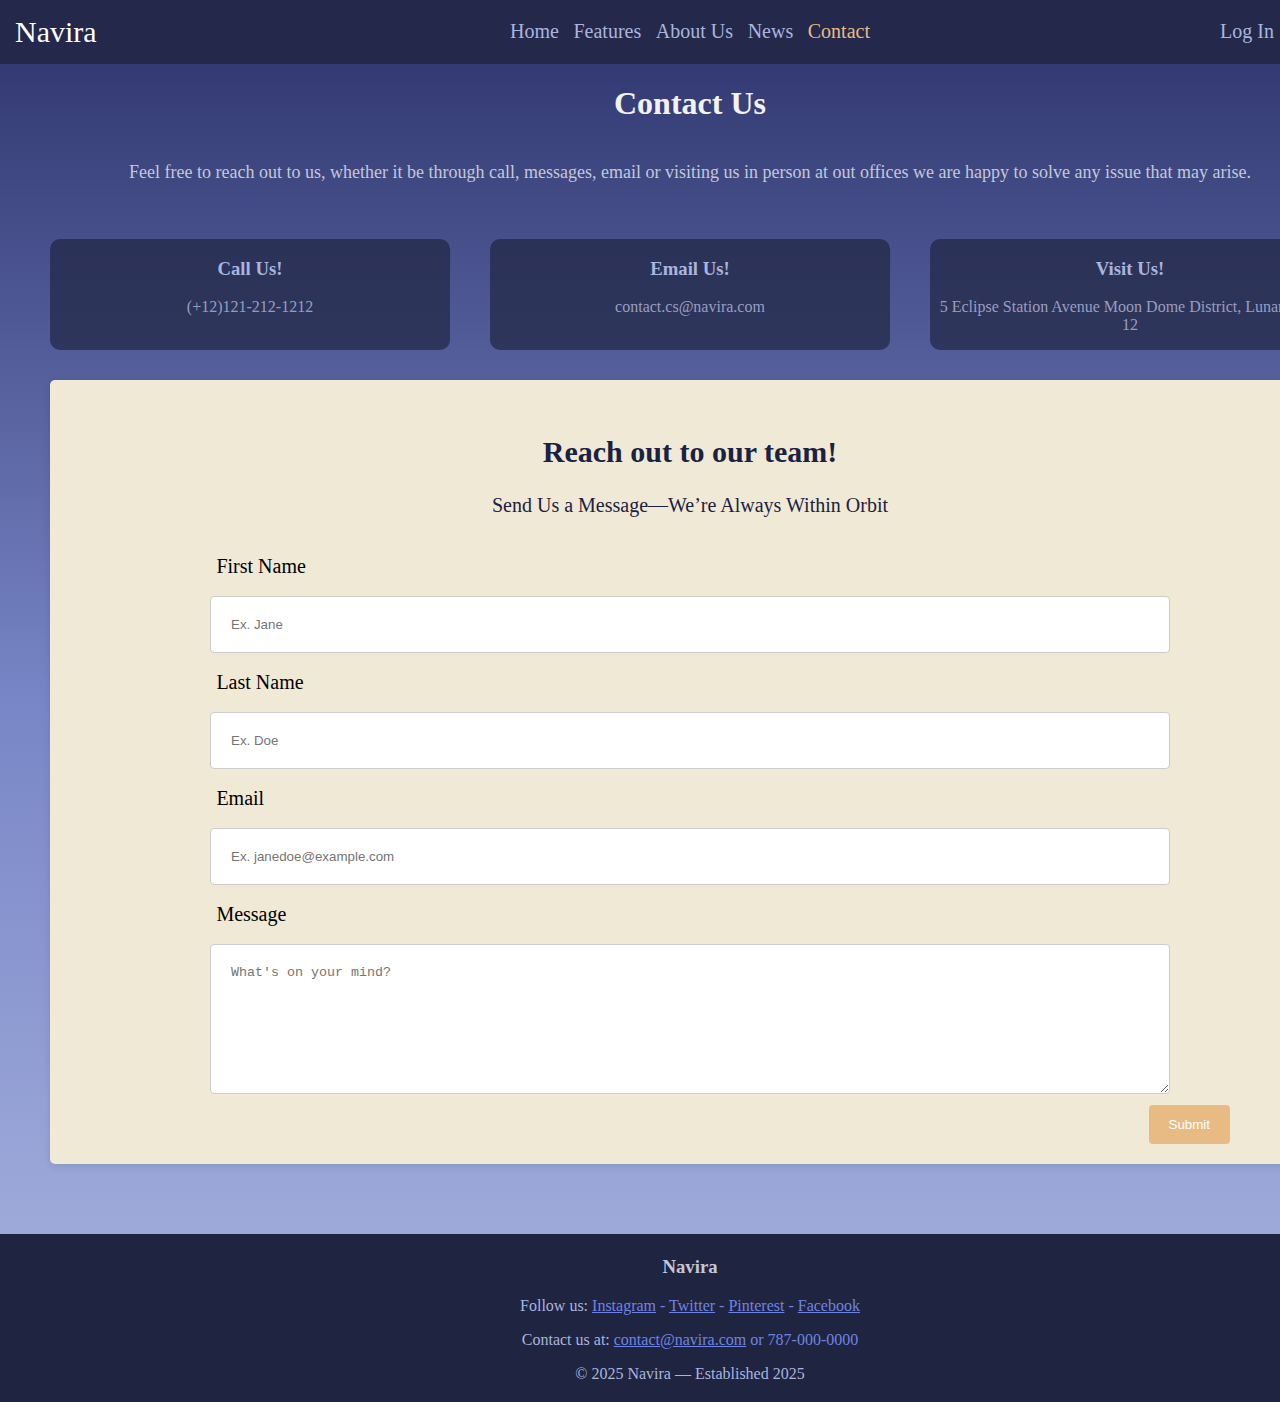
<file: ProjectStarlight/Script/Script/contact.html>
<!DOCTYPE html>
<html lang="en">

<head>
    <meta charset="UTF-8">
    <meta name="viewport" content="width=device-width, initial-scale=1.0">
    <link rel="stylesheet" href="style.css">
    <link href="https://fonts.googleapis.com/css2?family=Playfair+Display:ital,wght@0,400..900;1,400..900&display=swap" rel="stylesheet">
    <title>Navira | Contact</title>
    <link rel="icon" type="image/x-icon" href="../Images/fav.png">
</head>

<body>
    <!--Web Page Name & Navigation Bar-->
    <header>
        <div class="navigation-cont">
            <div class="page-name">Navira</div>
            <div class="navigation-links">
                <a href="index.html">Home</a>
                <a href="features.html">Features</a>
                <a href="about-us.html">About Us</a>
                <a href="news.html">News</a>
                <a class="active" href="contact.html">Contact</a>
            </div>
            <div class="registration">
                <a href="">Log In</a>
                <a href="">Sign Up</a>
            </div>
        </div>
    </header>


    <!--Contact Us Form-->
    <h1>Contact Us</h1>
    <p class ="contactp">Feel free to reach out to us, whether it be through call, messages, email or visiting us in person at out offices
        we are happy to solve any issue that may arise. </p> 
    <br>
    <div class="contact-options">
        <div class="call">
            <h3>Call Us!</h3>
            <p class="optp">(+12)121-212-1212</p>
        </div>
        <div class="email">
            <h3>Email Us!</h3>
            <p class="optp">contact.cs@navira.com</p>
        </div>
        <div class="email">
            <h3>Visit Us!</h3>
            <p class="optp">5 Eclipse Station Avenue Moon
                 Dome District, Lunar Zone 12</p>

        </div>
    </div>

    <div class="contact-form">
        
        <h2>Reach out to our team!</h2>
        <p>Send Us a Message—We’re Always Within Orbit</p>

        <form>
            <!--Enter First Name-->
            <div class="row">
                <div class="col-prompt">
                    <label for="fname">First Name</label>
                </div>
                <div class="col-answer">
                    <input type="text" id="fname" name="firstname" placeholder="Ex. Jane"> 
                </div>
            </div>
            <!--Enter Last Name-->
            <div class="row">
                <div class="col-prompt">
                    <label for="lname">Last Name</label>
                </div>
                <div class="col-answer">
                    <input type="text" id="lname" name="lastname" placeholder="Ex. Doe"> 
                </div>
            </div>
            <!--Enter Your Email-->
            <div class="row">
                <div class="col-prompt">
                    <label for="email">Email</label>
                </div>
                <div class="col-answer">
                    <input type="text" id="email" name="email" placeholder="Ex. janedoe@example.com"> 
                </div>
            </div>
            <!--Enter Your Message-->
            <div class="row">
                <div class="col-prompt">
                    <label for="message">Message</label>
                </div>
                <div class="col-answer">
                    <textarea id="message" name="message" placeholder="What's on your mind?"  style="height:150px;"></textarea>
                </div>
            </div>
            <!--Submit Button-->
            <button type="button"onclick="document.getElementById('demo').innerHTML = 'Message Submitted! Thank you for you input!';">
                Submit
            </button>
            <p id="demo"></p>
        </form>
    </div>

    <footer>
        <h3>Navira </h3>
        <p>Follow us:
            <a href="https://www.Instagram.com">Instagram</a> <a> - </a>
            <a href="https://www.Twitter.com">Twitter</a> <a> - </a>
            <a href="https://www.Pinterest.com">Pinterest</a> <a> - </a>
            <a href="https://www.Facebook.com">Facebook</a> 
        </p>
        <p>Contact us at: 
            <a href="contact@navira.com">contact@navira.com</a> <a>or 787-000-0000</a>
        </p>
        <p>© 2025 Navira — Established 2025</p>
    </footer>

</body>
</html>
</file>
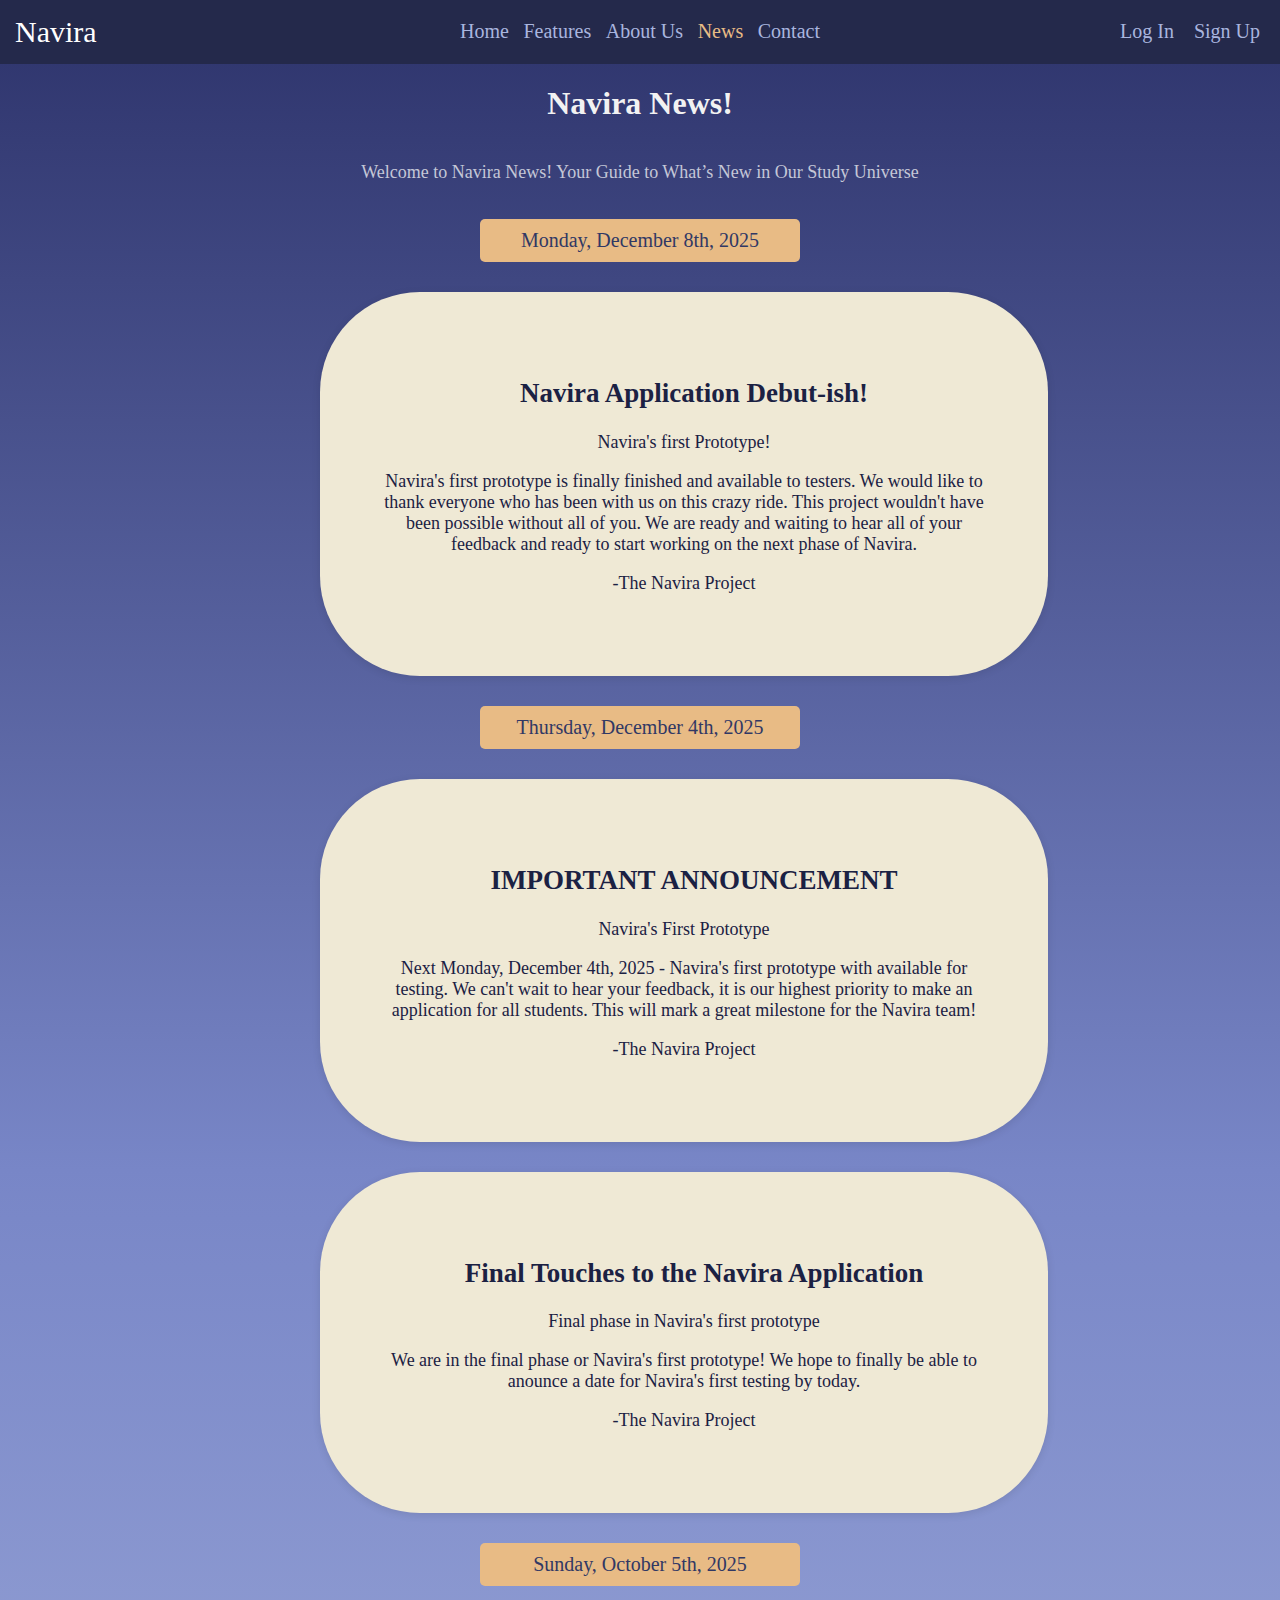
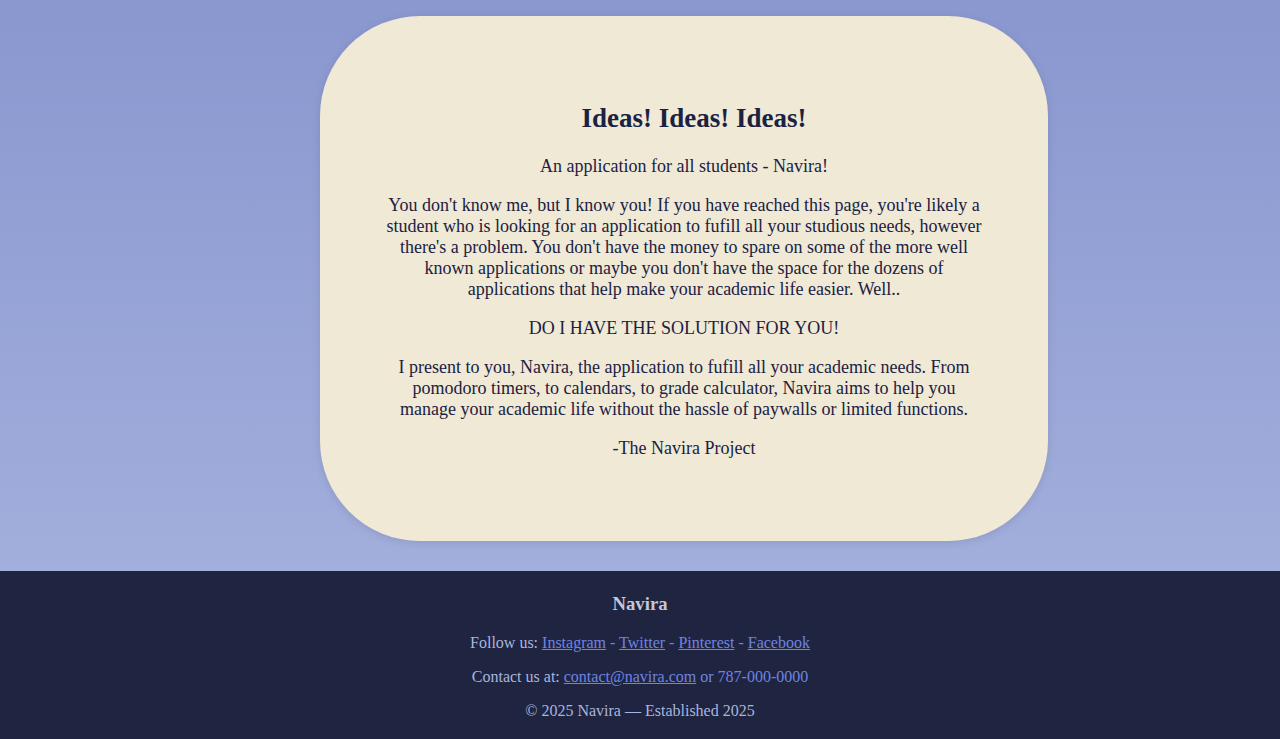
<file: ProjectStarlight/Script/Script/news.html>
<!DOCTYPE html>
<html lang="en">

<head>
    <meta charset="UTF-8">
    <meta name="viewport" content="width=device-width, initial-scale=1.0">
    <link rel="stylesheet" href="style.css">
    <link href="https://fonts.googleapis.com/css2?family=Playfair+Display:ital,wght@0,400..900;1,400..900&display=swap" rel="stylesheet">
    <title>Navira | News</title>
    <link rel="icon" type="image/x-icon" href="Images\fav.png">
</head>

<body>
    <!--Web Page Name & Navigation Bar-->
    <header>
        <div class="navigation-cont">
            <div class="page-name">Navira</div>
            <div class="navigation-links">
                <a href="index.html">Home</a>
                <a href="features.html">Features</a>
                <a href="about-us.html">About Us</a>
                <a class="active" href="news.html">News</a>
                <a href="contact.html">Contact</a>
            </div>
            <div class="registration">
                <a href="">Log In</a>
                <a href="">Sign Up</a>
            </div>
        </div>
    </header>

    <!--News Header-->
    <h1>Navira News!</h1>
    <p class ="contactp">Welcome to Navira News! Your Guide to What’s New in Our Study Universe</p> 
    <br>

    <div class="newsboard">
        <div class="date-time">
            <p>Monday, December 8th, 2025</p>
        </div>
        <!--What is Navira?-->
        <article class="navira-infoI">
            <h2>Navira Application Debut-ish!</h2>
            <p>Navira's first Prototype!</p>
            <p>Navira's first prototype is finally finished and available to testers. We would like to thank everyone who has been with us on this crazy ride.
            This project wouldn't have been possible without all of you. We are ready and waiting to hear all of your feedback and ready to start working on the 
            next phase of Navira.</p>
            <p>-The Navira Project</p>
        </article>
        <div class="date-time">
            <p>Thursday, December 4th, 2025</p>
        </div>
        <article class="navira-infoI">
            <h2>IMPORTANT ANNOUNCEMENT</h2>
            <p>Navira's First Prototype</p>
            <p>Next Monday, December 4th, 2025 - Navira's first prototype with available for testing. We can't wait to hear your feedback,
            it is our highest priority to make an application for all students. This will mark a great milestone for the Navira team!</p>
            <p>-The Navira Project</p>
        </article>
        <article class="navira-infoI">
            <h2>Final Touches to the Navira Application</h2>
            <p>Final phase in Navira's first prototype</p>
            <p>We are in the final phase or Navira's first prototype! We hope to finally be able to anounce a date for Navira's first testing by today.</p>
            <p>-The Navira Project</p>
        </article>
        <div class="date-time">
            <p>Sunday, October 5th, 2025</p>
        </div>
        <article class="navira-infoI">
            <h2>Ideas! Ideas! Ideas!</h2>
            <p>An application for all students - Navira!</p>
            <p>You don't know me, but I know you! If you have reached this page, you're likely a student who is looking for an
            application to fufill all your studious needs, however there's a problem. You don't have the money to spare on some of 
            the more well known applications or maybe you don't have the space for the dozens of applications that help make your 
            academic life easier. Well..</p>
            <p>DO I HAVE THE SOLUTION FOR YOU!</p>
            <p> I present to you, Navira, the application to fufill all your academic needs. From pomodoro timers, to calendars, to 
            grade calculator, Navira aims to help you manage your academic life without the hassle of paywalls or limited functions.</p>
            <p>-The Navira Project</p>
        </article>
    </div>

   



    <!--Web Page Footer-->
    <footer>
        <h3>Navira </h3>
        <p>Follow us:
            <a href="https://www.Instagram.com">Instagram</a> <a> - </a>
            <a href="https://www.Twitter.com">Twitter</a> <a> - </a>
            <a href="https://www.Pinterest.com">Pinterest</a> <a> - </a>
            <a href="https://www.Facebook.com">Facebook</a> 
        </p>
        <p>Contact us at: 
            <a href="contact@navira.com">contact@navira.com</a> <a>or 787-000-0000</a>
        </p>
        <p>© 2025 Navira — Established 2025</p>
    </footer>
</body>
</html>
</file>
<file: ProjectStarlight/Script/Script/style.css>
body {
    background-image: linear-gradient(to bottom, #2D336B, #7886C7, #A9B5DF);
    min-height: 100vh;
    margin:0;
    display: grid;
}
h1 {
    text-align: center;
    color: #f2f2f2;
}

h2, p {
    margin-left: 20px;
    color:#1b2143;
}

hr {
    width: 80%;
    margin-right: 50%;
    border: none;
    border-top: 1px solid #ccc;
}


header {
    top: 0;
    left: 0;
    right: 0;
    color: #ffffff;
    background-color: #1f244000;
}

/*START OF NAVIGATION*/
.navigation-cont {
    display:flex;
    justify-content:space-between;
    background-color: #24294b;
}

.navigation-cont div.page-name {
    width:150px;
    text-align: left;
    font-size: 30px;
    margin:5px;
    padding:10px;
}

.navigation-cont div.navigation-links {
    text-align: center;
    width:360px;
    display:flex;
    justify-content: space-between;
    font-size: 20px;
    margin-top: 10px;
    padding: 10px;
}

.navigation-links a {
    color:#A9B5DF;
    text-decoration: none;
}

.navigation-links a.active {
    color: #E8BB85;
;
}

.navigation-links a:hover {
    color:#EFE9D5;
}

.navigation-cont div.registration {
    width:140px;
    display:flex;
    justify-content: space-between;
    font-size: 20px;
    margin: 10px;
    padding: 10px;
    text-align: right;
}

.registration a {
    color: #A9B5DF;
    text-decoration: none;
}

.registration a:hover {
    color:#EFE9D5;
}


/*HERO SECTION*/
.hero-section {
    background-image: linear-gradient(#1f24408e, #1f24408e), url(../Images/star.png);
    background-position: center;
    background-repeat: no-repeat;
    background-size: cover;
    position: relative;
    min-height: 60vh; 
    display: flex;
    align-items: center;
    justify-content: center;
    position: relative;
    color: #ffffff;
    text-align: center;

}

.hero-section h3 {
    color: #a4aac7;
    text-align: center;
}


/*NAVIRA INFO*/
.navira-info {
    text-align: center;
    font-size: 20px;
    background-color: #EFE9D5;
    padding: 5%;
    margin-top:30px;
    margin-bottom:30px;
    margin-left: 50px;
    margin-right: 50px;
    border-radius: 100px;
    box-shadow: 0 2px 8px rgba(0,0,0,0.1);
}

.navira-infoI {
    text-align: center;
    font-size: 18px;
    background-color: #EFE9D5;
    padding: 5%;
    width:600px;
    margin-left: 25%;
    margin-top:30px;
    margin-bottom:30px;
    border-radius: 100px;
    box-shadow: 0 2px 8px rgba(0,0,0,0.1);
}


/*NAVIRA FEATURES*/
.navira-features {
    text-align: center;
    font-size: 20px;
    margin-left: 50px;
    margin-right: 50px;
}

.cont-features {
    display: grid;
    grid-template-columns: auto auto;
    margin-left:20px;
    margin-right: 20px;
    padding: 10px;
    gap: 20px;


}

.cont-features div {
    border-radius: 8px;
    background-color: #e0e2ee;
    color:#1f2440; /*text color*/
    padding: 15%;
    font-size: 20px;
    text-align: center; 
}


/*BUTTON*/
.btn {
    text-align: center;
}

.button {
    border: none;
    color:#1f2440;
    background-color: #E8BB85;
    padding: 14px 28px;
    text-align: center;
    text-decoration: none;
    display: inline-block;
    width: 200px;
    cursor: pointer;
    border-radius: 16px;
    

}

.button:hover {
    background-color: #6f84e1;
    color: #EFE9D5;
}
/*CONTACT*/
.contact-options {
    display: flex;
    justify-content: space-around;
    border-radius: 5px;
    margin-left: 30px;
    margin-right: 30px;
}

.email, .call, .visit{
    background-color: #1f2440af;
    width: 400px;
    border-radius: 10px;
    margin: 20px;
}

.contact-form {
    padding-top: 30px;
    font-size: 20px;
    background-color:#EFE9D5;
    margin-top: 10px;
    margin-bottom:70px;
    margin-left: 50px;
    margin-right: 50px;
    border-radius: 5px;
    box-shadow: 0 2px 8px rgba(0,0,0,0.1);
}

.contact-form h2, p {
    text-align: center;
    margin-left: 0;
    color: #1b2143;
}

.optp {
    color:#ced3f1ad;
}

.contactp {
    color:#c4c7d7;
    font-size: 18px;
    text-align: center;
}

h3 {
    color:#c4c7d7;
    text-align: center;
    margin-left: 50px;
    margin-right: 50px;
}

.contact-options h3, h4 {
    text-align:center;
    color: #A9B5DF;
}

.contact-form button {
    background-color: #E8BB85;
  color: white;
  padding: 12px 20px;
  margin-top: 6px;
  margin-bottom: 15px;
  margin-right: 100px;
  border: none;
  border-radius: 4px;
  cursor: pointer;
  float: right;
}

#demo{
   margin-top:65px;
   margin-bottom: 25px;
}



input[type=text], select, textarea{
    width: 75%;
    padding: 20px;
    border: 1px solid #ccc;
    border-radius: 4px;
    box-sizing: border-box;
    resize:vertical;
}

label {
  padding: 12px 12px 12px 0;
  display: inline-block;
}



.col-prompt {
    float: left;
    width: 30%;
    margin-top: 6px;
    margin-left:13%;

}

.col-answer {
    float: left;
    width: 100%;
    margin-top: 6px;
    text-align: center;
}

.row:after {
    content:"";
    display: table;
    clear: both;
}

@media screen and (max-width: 600px) {
  .col-prompt, .col-answer, input[type=submit] {
    width: 100%;
    margin-top: 0;
  }
}

/*NEWSBOARD*/
.date-time p {
    color: #313864;
    background-color: #E8BB85;
    padding:10px;
    width:300px;
    font-size: 20px;
    display: block;
    margin: 0 auto;
    border-radius: 5px;
}

/*FOOTER*/
footer {
    text-align: center;
    padding: 3px;
    background-color: #1f2440;
    color: #A9B5DF;
}

footer a {
    color: #6f84e1;
}

footer a:hover {
    color: #EFE9D5;
}

footer p {
        color: #A9B5DF;

}

div img {
    max-width: 100%;
    height: auto;
    display: block;
    margin: 0 auto;
}

.About {
    background-color: #A9B5DF;
    margin-left: 30%;
    height:300px;
    width:px;
}

.img-text {
    display:flex;
    justify-content:space-between;
    margin-left:100px;
    margin-right: 100px;
 
}

.images-fea {

}
</file>
